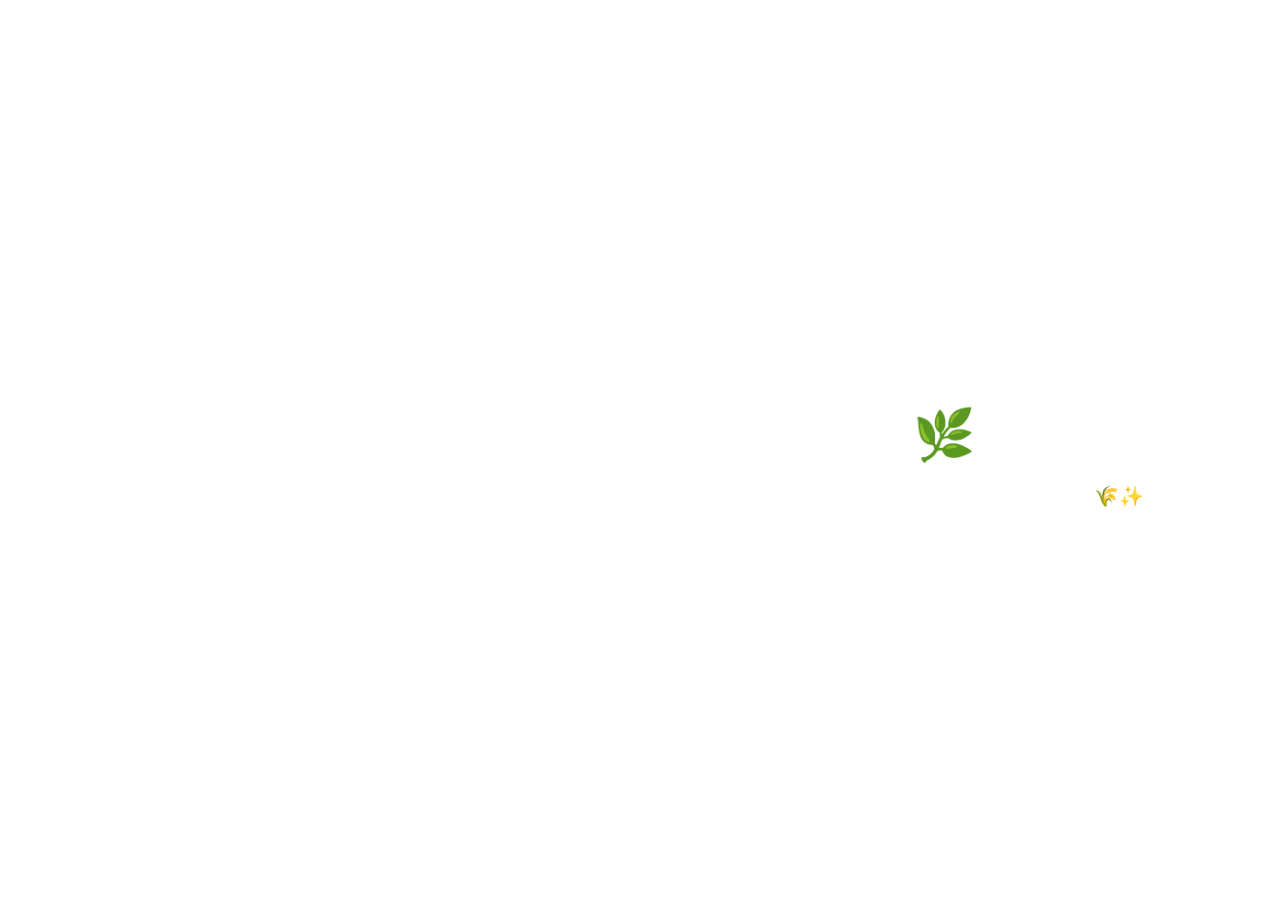
<file: index.html>
<!DOCTYPE html>
<html lang="en">
<head>

<meta charset="UTF-8">
<meta name="viewport" content="width=device-width, initial-scale=1.0">

<title>Welcome</title>

<style>

body{
margin:0;
height:100vh;
display:flex;
justify-content:center;
align-items:center;
font-family:Arial;
color:white;
text-align:center;
overflow:hidden;
}

/* Background image */

.background{
position:fixed;
top:0;
left:0;
width:100%;
height:100%;
background-image:url("https://i.pinimg.com/736x/71/46/91/714691bcfa1fc3ac2a7efbbfb73c7211.jpg");
background-size:cover;
background-position:center;
z-index:-1;
filter:brightness(60%);
}

/* Content */

.content{
padding:20px;
}

h1{
font-size:50px;
margin-bottom:10px;
}

p{
font-size:20px;
}

</style>

</head>

<body>

<div class="background"></div>

<div class="content">

<h1>Welcome to Nature's Lap 🌿</h1>

<p>Before you explore, pause and witness the quiet harmony where nature and village life become one!............ 🌾✨</p>

</div>

<script>

/* Wait 6 seconds then open project */

setTimeout(function(){
window.location.href="index1.html";
},6000);

</script>

</body>
</html>
</file>
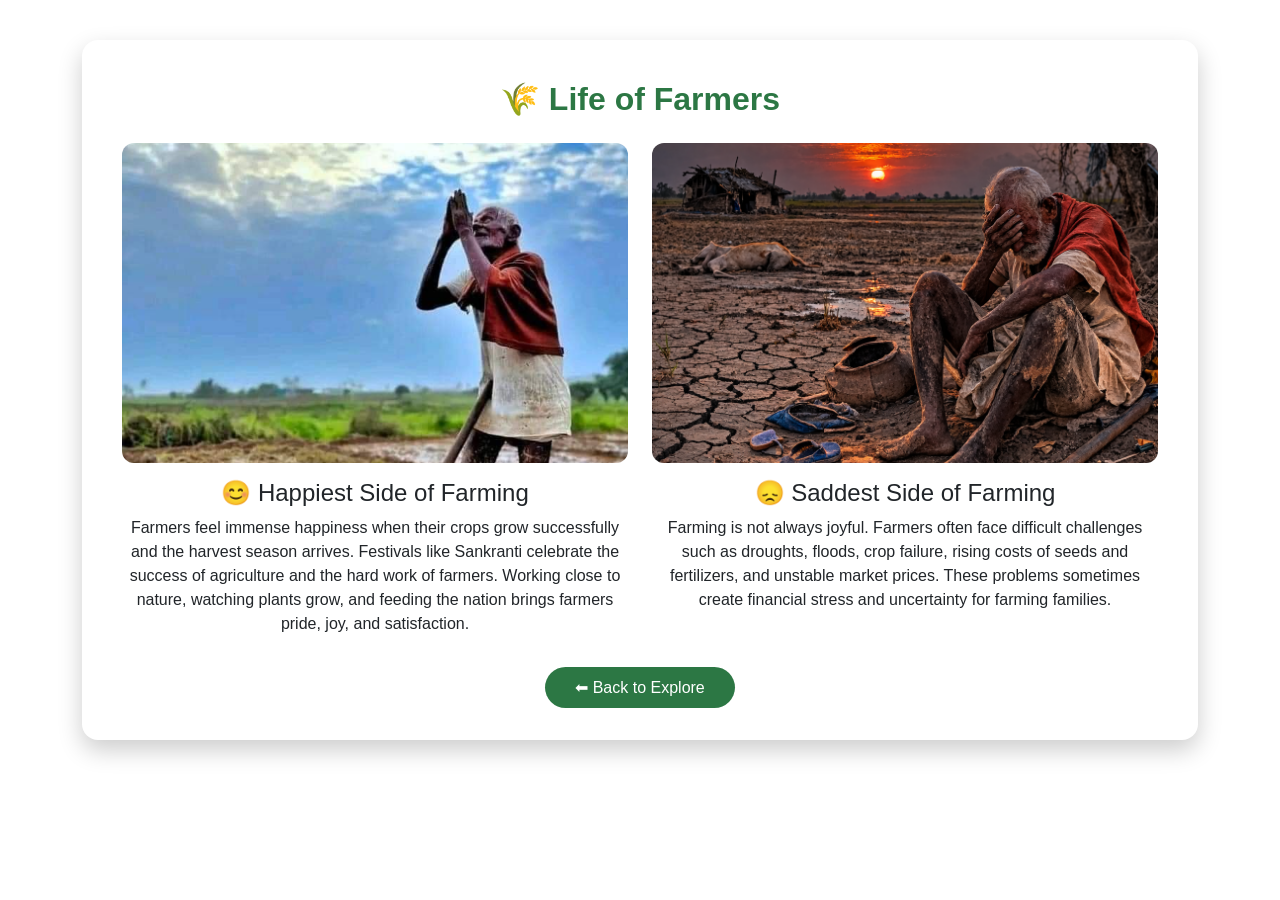
<file: agriculture.html>
<!DOCTYPE html>
<html lang="en">
<head>
<meta charset="UTF-8">
<title>Farmers Life - Nature's Lap</title>

<link href="https://cdn.jsdelivr.net/npm/bootstrap@5.3.2/dist/css/bootstrap.min.css" rel="stylesheet">

<style>

body{
background-image:url("https://i.pinimg.com/1200x/10/04/e4/1004e482acd32b3edd8e03d84bceda64.jpg");
background-size:cover;
font-family:"Segoe UI", Arial;
padding-top:40px;
}

.agri-card{
background:white;
padding:40px;
border-radius:16px;
box-shadow:0 10px 25px rgba(0,0,0,0.2);
}

.agri-img{
width:100%;
height:320px;
object-fit:cover;
border-radius:12px;
cursor:pointer;
transition:0.4s;
}

.agri-img:hover{
transform:scale(1.05);
}

.section-title{
color:#2c7744;
font-weight:bold;
margin-bottom:25px;
}

.back-btn{
background:#2c7744;
color:white;
padding:12px 30px;
border-radius:30px;
text-decoration:none;
}

</style>
</head>

<body>

<div class="container">

<div class="agri-card">

<h2 class="text-center section-title">🌾 Life of Farmers</h2>

<div class="row g-4">

<!-- HAPPY SIDE -->

<div class="col-md-6 text-center">

<a href="happy.html">
<img src="nature12.png" class="agri-img">
</a>

<h4 class="mt-3">😊 Happiest Side of Farming</h4>

<p>
Farmers feel immense happiness when their crops grow successfully and the harvest season arrives.
Festivals like Sankranti celebrate the success of agriculture and the hard work of farmers.
Working close to nature, watching plants grow, and feeding the nation brings farmers pride,
joy, and satisfaction.
</p>

</div>


<!-- SAD SIDE -->

<div class="col-md-6 text-center">

<a href="sad.html">
<img src="nature13.png" class="agri-img">
</a>

<h4 class="mt-3">😞 Saddest Side of Farming</h4>

<p>
Farming is not always joyful. Farmers often face difficult challenges such as droughts,
floods, crop failure, rising costs of seeds and fertilizers, and unstable market prices.
These problems sometimes create financial stress and uncertainty for farming families.
</p>

</div>

</div>

<div class="text-center mt-4">
<a href="explore.html" class="back-btn">⬅ Back to Explore</a>
</div>

</div>

</div>

</body>
</html>
</file>
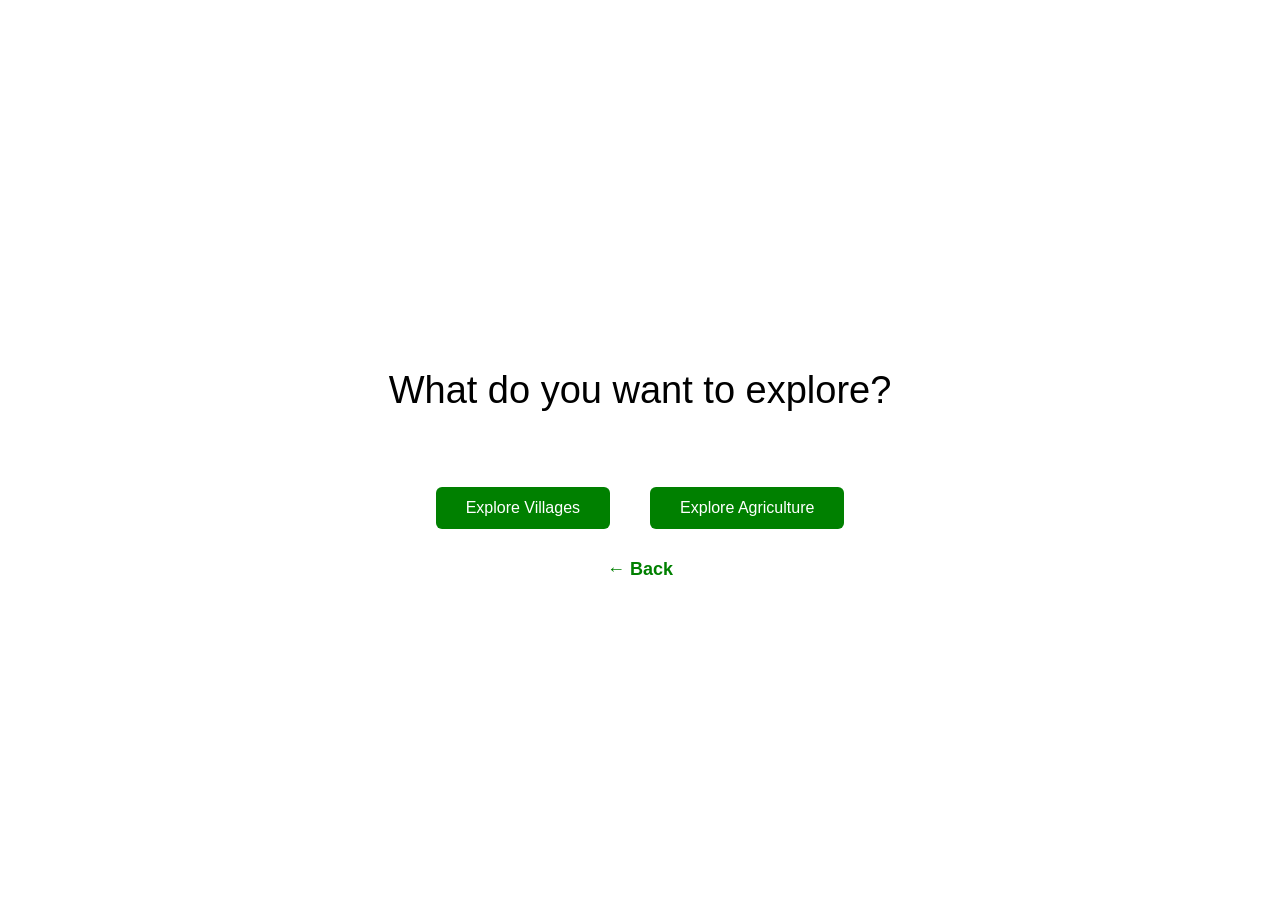
<file: explore.html>
<!DOCTYPE html>
<html lang="en">
<head>
<meta charset="UTF-8">
<title>Explore</title>
<link rel="stylesheet" href="style.css">
</head>
<body class="explore-page">

<div class="marquee-container">
    <div class="marquee-text">
        Hi People Let’s step into the world 🌎 where villages 🏘️ breathe and agriculture 🌱 thrives.
    </div>
</div>

<h1>What do you want to explore?</h1>

<div class="explore-buttons">
    <a href="villages.html" class="btn">Explore Villages</a>
    <a href="agriculture.html" class="btn">Explore Agriculture</a>
</div>

<a href="index1.html" class="back-btn">← Back</a>

</body>
</html>
</file>
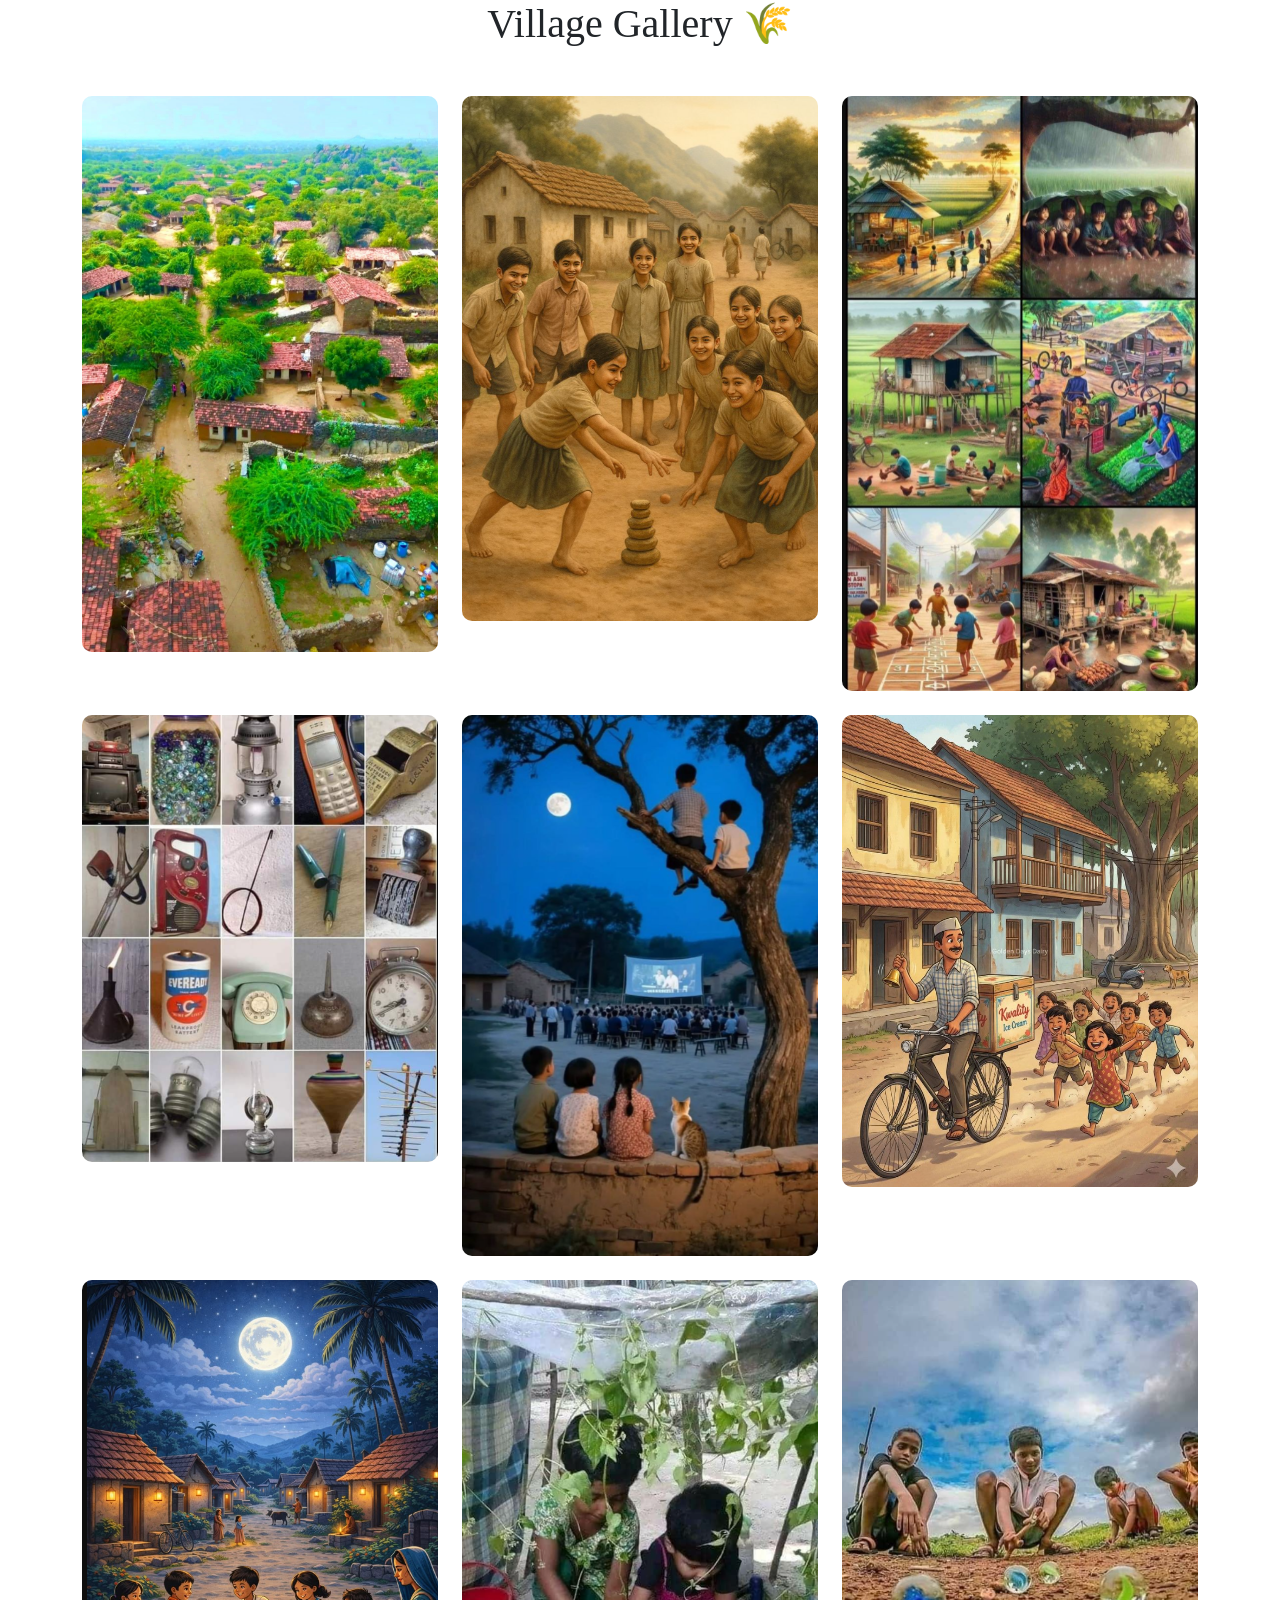
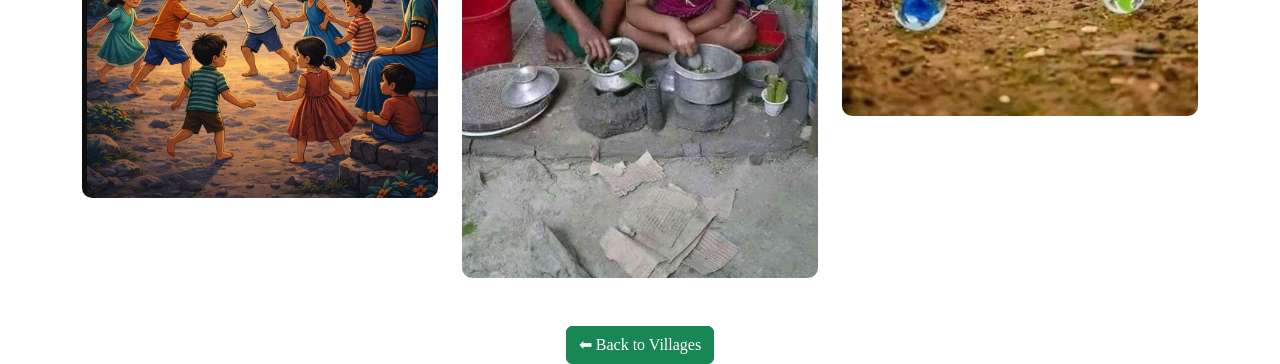
<file: gallery.html>
<!DOCTYPE html>
<html lang="en">
<head>

<meta charset="UTF-8">
<meta name="viewport" content="width=device-width, initial-scale=1.0">

<title>Village Gallery</title>

<link href="https://cdn.jsdelivr.net/npm/bootstrap@5.3.2/dist/css/bootstrap.min.css" rel="stylesheet">

<style>

body{
background:url("https://i.pinimg.com/736x/a4/e9/d6/a4e9d6f892f246aba5452656c94e05cd.jpg") center/cover fixed;
font-family:Poppins;
}



img{
border-radius:10px;
transition:0.4s;
}

img:hover{
transform:scale(1.05);
}

</style>

</head>

<body>

<div class="overlay">

<div class="container">

<h1 class="text-center mb-5">Village Gallery 🌾</h1>

<div class="row g-4">

<div class="col-md-4"><img src="village.png" class="img-fluid"></div>
<div class="col-md-4"><img src="village1.png" class="img-fluid"></div>
<div class="col-md-4"><img src="village2.png" class="img-fluid"></div>
<div class="col-md-4"><img src="village3.png" class="img-fluid"></div>
<div class="col-md-4"><img src="village4.png" class="img-fluid"></div>
<div class="col-md-4"><img src="village5.png" class="img-fluid"></div>
<div class="col-md-4"><img src="village6.png" class="img-fluid"></div>
<div class="col-md-4"><img src="village8.png" class="img-fluid"></div>
<div class="col-md-4"><img src="village10.png" class="img-fluid"></div>

</div>

<div class="text-center mt-5">

<a href="villages.html" class="btn btn-success">
⬅ Back to Villages
</a>

</div>

</div>

</div>

</body>
</html>
</file>
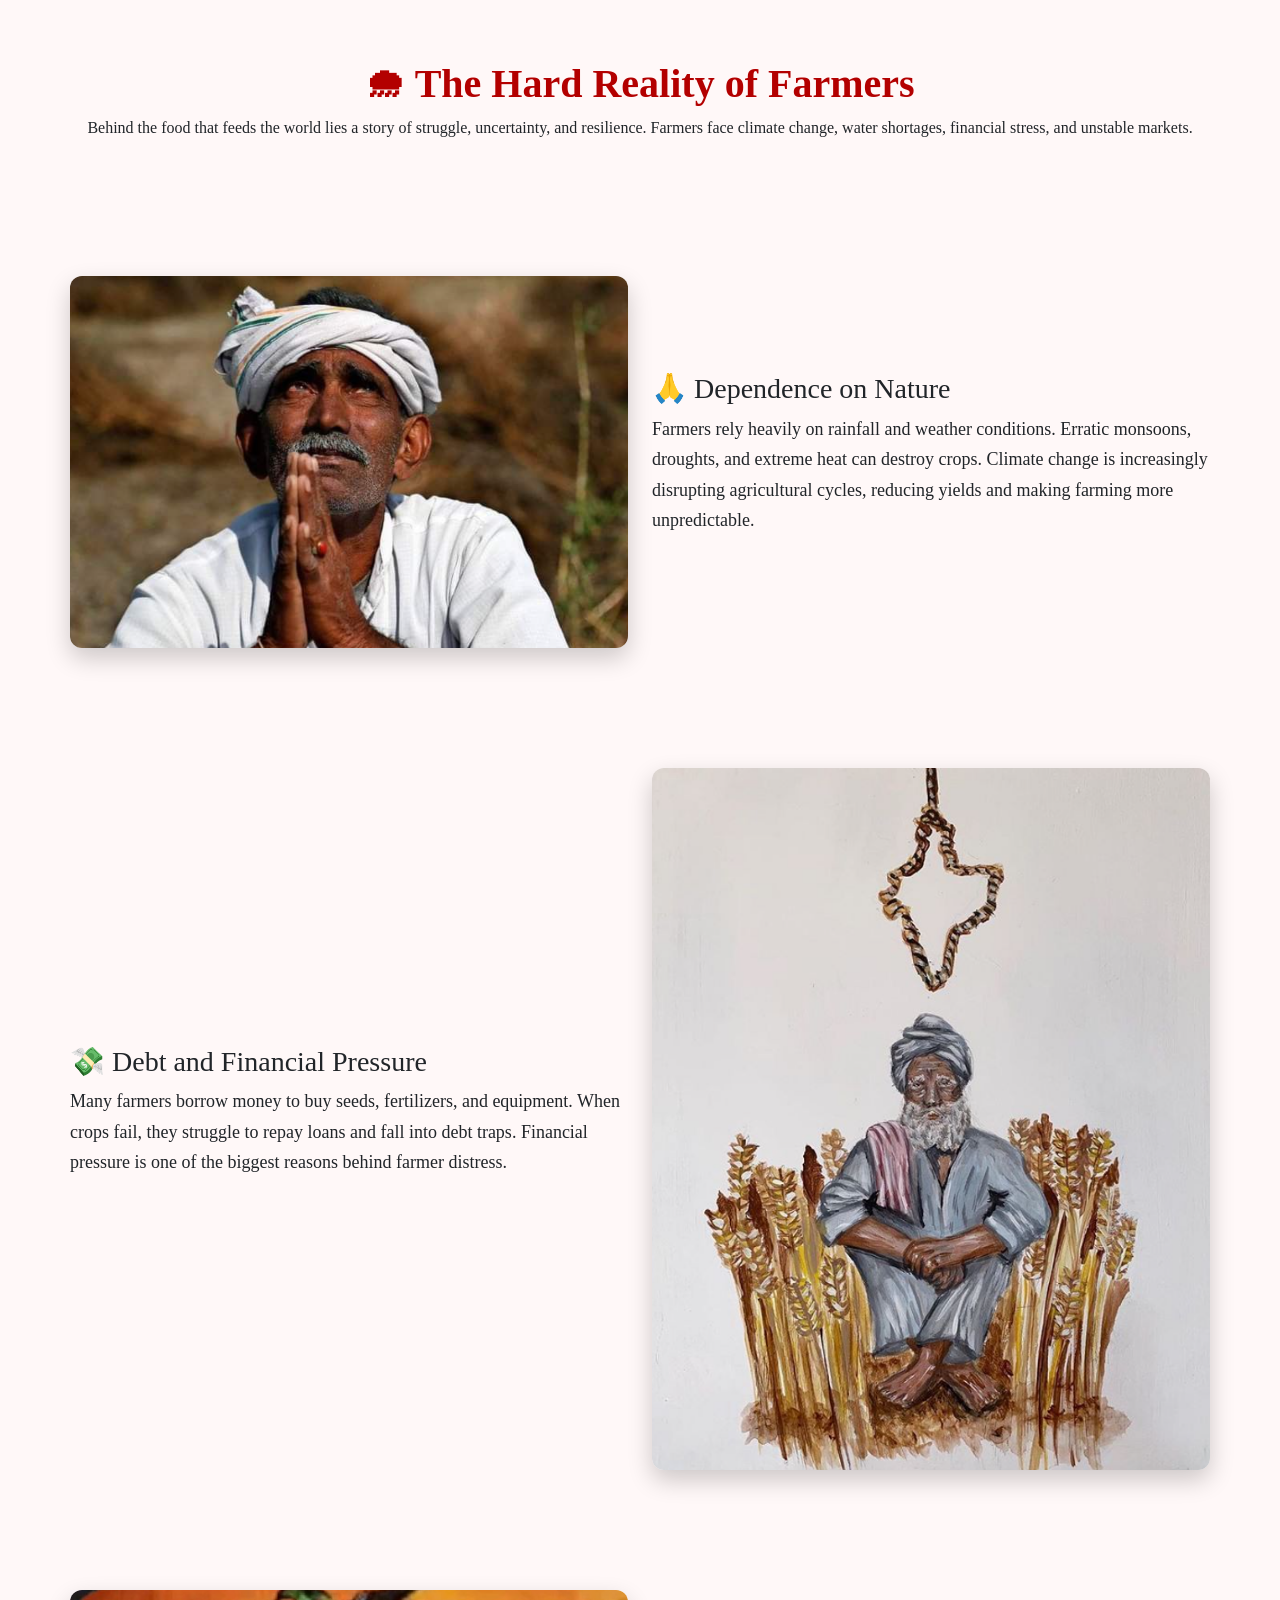
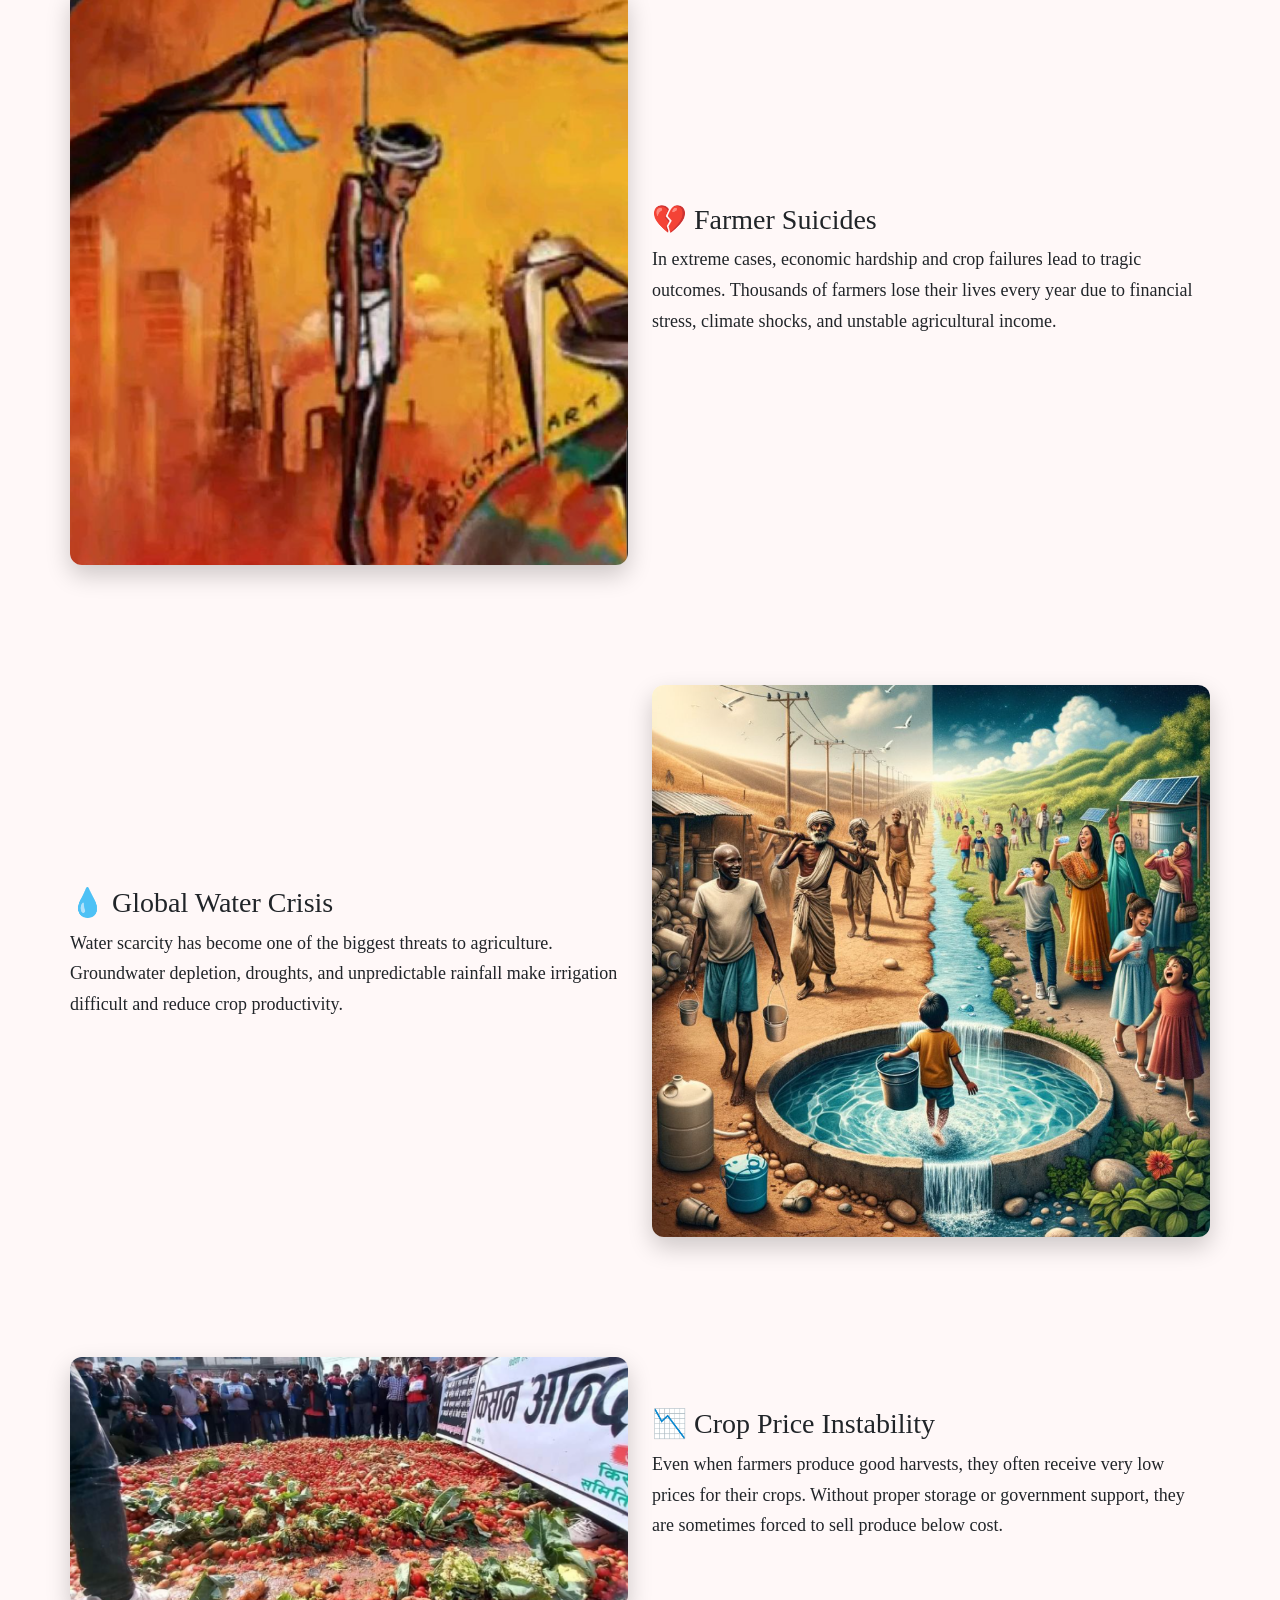
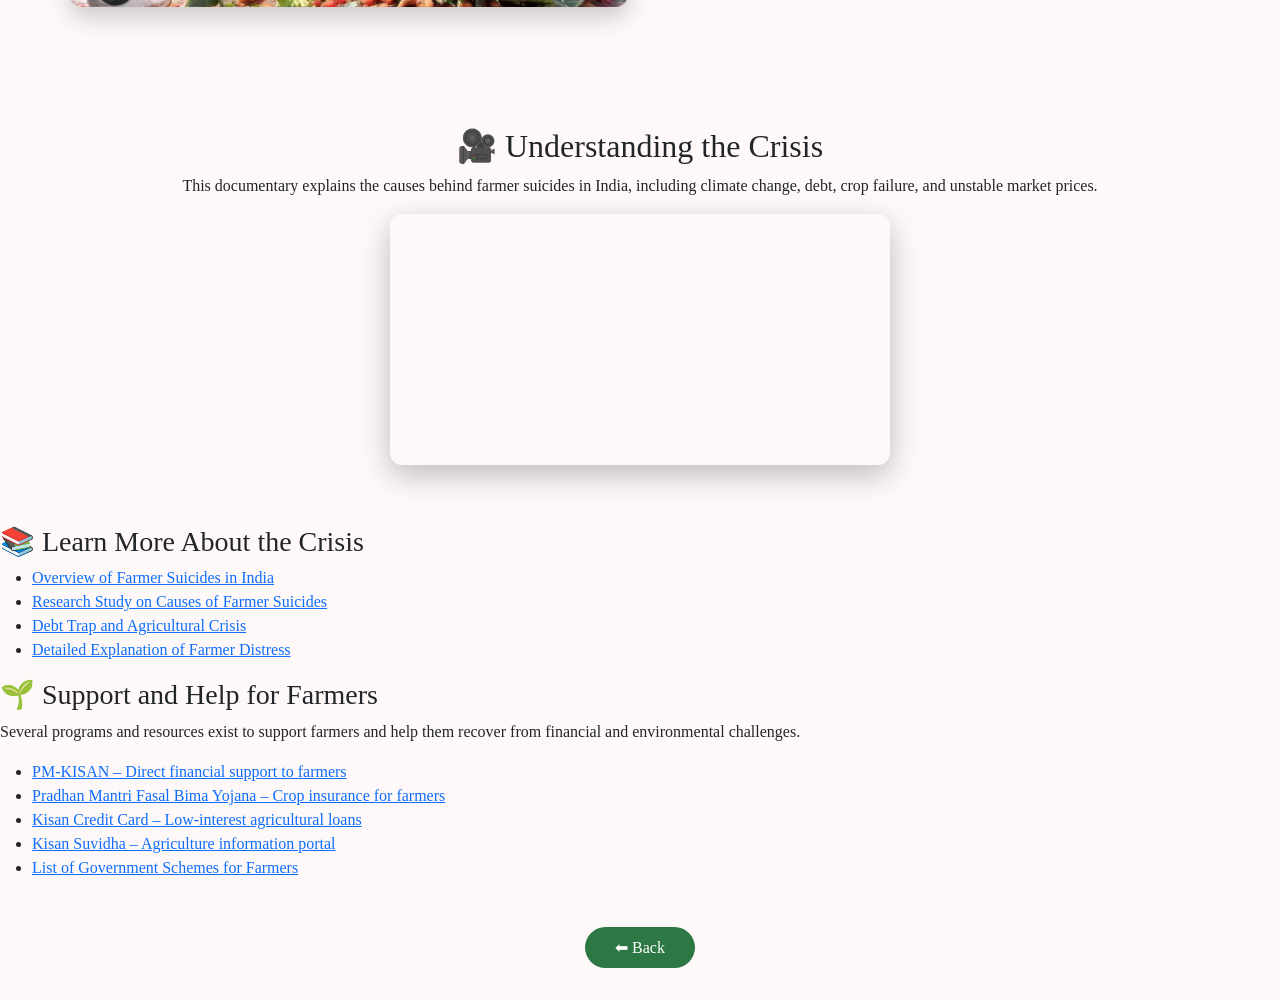
<file: sad.html>
<!DOCTYPE html>
<html lang="en">

<head>

<meta charset="UTF-8">
<title>Challenges Faced by Farmers</title>

<link href="https://cdn.jsdelivr.net/npm/bootstrap@5.3.2/dist/css/bootstrap.min.css" rel="stylesheet">

<style>

body{
font-family:Segoe UI;
background:#fff8f8;
}

.header{
text-align:center;
padding:60px;
}

.header h1{
color:#b30000;
font-weight:bold;
}

.section{
padding:60px 0;
}

.section img{
width:100%;
border-radius:12px;
box-shadow:0 10px 25px rgba(0,0,0,0.2);
}

.section p{
font-size:18px;
line-height:1.7;
}
.video-section{
text-align:center;
padding:60px 20px;
}

.video-container{
position:relative;
width:100%;
max-width:500px;
margin:auto;
padding-bottom:20.25%;
height:0;
}

.video-container iframe{
position:absolute;
top:0;
left:0;
width:100%;
height:100%;
border-radius:12px;
box-shadow:0 10px 30px rgba(0,0,0,0.25);
}

.back-btn{
background:#2c7744;
color:white;
padding:12px 30px;
border-radius:30px;
text-decoration:none;
}

.footer{
text-align:center;
padding:40px;
}

</style>

</head>


<body>


<div class="header">

<h1>🌧 The Hard Reality of Farmers</h1>

<p>
Behind the food that feeds the world lies a story of struggle,
uncertainty, and resilience. Farmers face climate change,
water shortages, financial stress, and unstable markets.
</p>

</div>



<div class="container section">

<div class="row align-items-center">

<div class="col-md-6">
<img src="sad1.png">
</div>

<div class="col-md-6">

<h3>🙏 Dependence on Nature</h3>

<p>
Farmers rely heavily on rainfall and weather conditions.
Erratic monsoons, droughts, and extreme heat can destroy crops.
Climate change is increasingly disrupting agricultural cycles,
reducing yields and making farming more unpredictable.
</p>

</div>

</div>

</div>



<div class="container section">

<div class="row align-items-center">

<div class="col-md-6">

<h3>💸 Debt and Financial Pressure</h3>

<p>
Many farmers borrow money to buy seeds, fertilizers, and equipment.
When crops fail, they struggle to repay loans and fall into debt traps.
Financial pressure is one of the biggest reasons behind farmer distress.
</p>

</div>

<div class="col-md-6">
<img src="sad2.png">
</div>

</div>

</div>



<div class="container section">

<div class="row align-items-center">

<div class="col-md-6">
<img src="sad3.png">
</div>

<div class="col-md-6">

<h3>💔 Farmer Suicides</h3>

<p>
In extreme cases, economic hardship and crop failures lead to tragic
outcomes. Thousands of farmers lose their lives every year due to
financial stress, climate shocks, and unstable agricultural income.
</p>

</div>

</div>

</div>



<div class="container section">

<div class="row align-items-center">

<div class="col-md-6">

<h3>💧 Global Water Crisis</h3>

<p>
Water scarcity has become one of the biggest threats to agriculture.
Groundwater depletion, droughts, and unpredictable rainfall make
irrigation difficult and reduce crop productivity.
</p>

</div>

<div class="col-md-6">
<img src="sad5.png">
</div>

</div>

</div>



<div class="container section">

<div class="row align-items-center">

<div class="col-md-6">
<img src="sad6.png">
</div>

<div class="col-md-6">

<h3>📉 Crop Price Instability</h3>

<p>
Even when farmers produce good harvests, they often receive very
low prices for their crops. Without proper storage or government
support, they are sometimes forced to sell produce below cost.
</p>

</div>

</div>

</div>



<div class="video-section">

<h2>🎥 Understanding the Crisis</h2>

<p>
This documentary explains the causes behind farmer suicides in India,
including climate change, debt, crop failure, and unstable market prices.
</p>

<div class="video-container">

<iframe 
src="https://www.youtube.com/embed/p7jjxA4S3lU"
title="Farmer Crisis Documentary"
frameborder="0"
allow="accelerometer; autoplay; clipboard-write; encrypted-media; gyroscope; picture-in-picture"
allowfullscreen>
</iframe>

</div>

</div>
<h3>📚 Learn More About the Crisis</h3>

<ul>

<li>
<a href="https://en.wikipedia.org/wiki/Farmers%27_suicides_in_India" target="_blank">
Overview of Farmer Suicides in India
</a>
</li>

<li>
<a href="https://pmc.ncbi.nlm.nih.gov/articles/PMC7320464/" target="_blank">
Research Study on Causes of Farmer Suicides
</a>
</li>

<li>
<a href="https://forumias.com/blog/farmers-suicides-in-india-explained-pointwise/" target="_blank">
Debt Trap and Agricultural Crisis
</a>
</li>

<li>
<a href="https://clearias.com/farmers-suicides/" target="_blank">
Detailed Explanation of Farmer Distress
</a>
</li>

</ul>
<h3>🌱 Support and Help for Farmers</h3>

<p>
Several programs and resources exist to support farmers and help them
recover from financial and environmental challenges.
</p>

<ul>

<li>
<a href="https://pmkisan.gov.in" target="_blank">
PM-KISAN – Direct financial support to farmers
</a>
</li>

<li>
<a href="https://pmfby.gov.in" target="_blank">
Pradhan Mantri Fasal Bima Yojana – Crop insurance for farmers
</a>
</li>

<li>
<a href="https://www.myscheme.gov.in/schemes/kcc" target="_blank">
Kisan Credit Card – Low-interest agricultural loans
</a>
</li>

<li>
<a href="https://kisansuvidha.gov.in" target="_blank">
Kisan Suvidha – Agriculture information portal
</a>
</li>

<li>
<a href="https://services.india.gov.in/service/detail/major-schemes-for-farmers-1" target="_blank">
List of Government Schemes for Farmers
</a>
</li>

</ul>

<div class="footer">

<a href="agriculture.html" class="back-btn">⬅ Back</a>

</div>


</body>
</html>
</file>
<file: style.css>
*{
    margin:0;
    padding:0;
    box-sizing:border-box;
    font-family:Arial, sans-serif;
}

/* ================= HOME PAGE ================= */

.home-page{
    height:100vh;
    display:flex;
    justify-content:center;
    align-items:center;
    position:relative;
    text-align:center;
    color:white;
    overflow:hidden;
}

/* VIDEO BACKGROUND */

.video-wrapper{
    position:fixed;
    top:0;
    left:0;
    width:100%;
    height:100%;
    overflow:hidden;
    z-index:-1;
}

.bg-video{
    position:absolute;
    top:0;
    left:0;
    width:100%;
    height:100%;
    object-fit:cover;
}

/* HERO CONTENT */

.hero-content h1{
    font-size:48px;
    font-weight:600;
}

.hero-content p{
    font-size:20px;
    margin:15px 0;
}

/* ================= BUTTONS ================= */

.btn{
    display:inline-block;
    padding:12px 30px;
    margin-top:30px;
    background:green;
    color:white;
    text-decoration:none;
    border-radius:6px;
    font-size:16px;
    transition:0.2s ease;
}

.btn:hover{
    transform:translateY(-2px);
    background:darkgreen;
}

.btn:active{
    transform:translateY(0);
}

/* ================= EXPLORE PAGE ================= */

.explore-page{
    height:100vh;
    background:url("https://i.pinimg.com/736x/26/01/2c/26012c2536bddce6b7aeecbd51827c04.jpg") no-repeat center/cover;
    display:flex;
    flex-direction:column;
    justify-content:center;
    align-items:center;
    text-align:center;
}

.marquee-container{
    width:100%;
    overflow:hidden;
    margin-bottom:25px;
}

.marquee-text{
    white-space:nowrap;
    font-size:20px;
    display:inline-block;
    padding-left:100%;
    animation:scroll-left 15s linear infinite;
    color:black;
}

@keyframes scroll-left{
    from{ transform:translateX(0); }
    to{ transform:translateX(-100%); }
}

.explore-page h1{
    font-size:38px;
    margin-bottom:25px;
    color:black;
    font-weight:500;
}

.explore-buttons{
    display:flex;
    gap:40px;
    margin-top:20px;
}

/* ================= VILLAGE PAGE ================= */

.village-page{
    height:100vh;
    background:url("https://i.pinimg.com/736x/7a/76/1d/7a761d0c69df3858fceff11ef8708f48.jpg") no-repeat center/cover;
    display:flex;
    flex-direction:column;
    padding-top:80px; /* navbar space */
    overflow:hidden;
}

/* Content Position */
.content-wrapper{
    flex:1;
    display:flex;
    flex-direction:column;
    justify-content:flex-start;
    padding-top:180px; /* adjust if needed */
}

/* Heading & Text */
.village-page h1{
    font-weight:500;
}

.village-text{
    font-size:18px;
    font-weight:400;
}

/* Move Cards Down */
.village-images-section{
    margin-top:180px;
}

/* Image Styling */
.village-img{
    height:150px;
    object-fit:cover;
}

/* Card Styling */
.village-card{
    border:none;
    opacity:0;
    transform:translateY(20px);
    animation:cardFade 0.8s ease forwards;
    transition:transform 0.3s ease;
}

/* Animation Delay */
.village-card:nth-child(1){ animation-delay:0.2s; }
.village-card:nth-child(2){ animation-delay:0.4s; }
.village-card:nth-child(3){ animation-delay:0.6s; }

@keyframes cardFade{
    to{
        opacity:1;
        transform:translateY(0);
    }
}

/* Light Hover */
.village-card:hover{
    transform:translateY(-6px);
}

.small-text{
    font-size:14px;
    font-weight:500;
}

/* ================= INFO & AGRICULTURE PAGE ================= */

.info-page{
    height:100vh;
    background:url("https://i.pinimg.com/736x/7a/76/1d/7a761d0c69df3858fceff11ef8708f48.jpg") no-repeat center/cover;
    display:flex;
    justify-content:center;
    align-items:center;
    text-align:center;
    color:white;
}

.content{
    text-align:center;
}

.info-page h1{
    font-size:38px;
    margin-bottom:20px;
    font-weight:500;
}

.info-page p{
    font-size:18px;
}

/* ================= BACK BUTTON ================= */

.back-btn{
    display:inline-block;
    margin-top:30px;
    text-decoration:none;
    color:green;
    font-size:18px;
    font-weight:600;
    transition:0.2s ease;
}

.back-btn:hover{
    transform:translateY(-2px);
    color:darkgreen;
}

.back-btn:active{
    transform:translateY(0);
}
</file>
